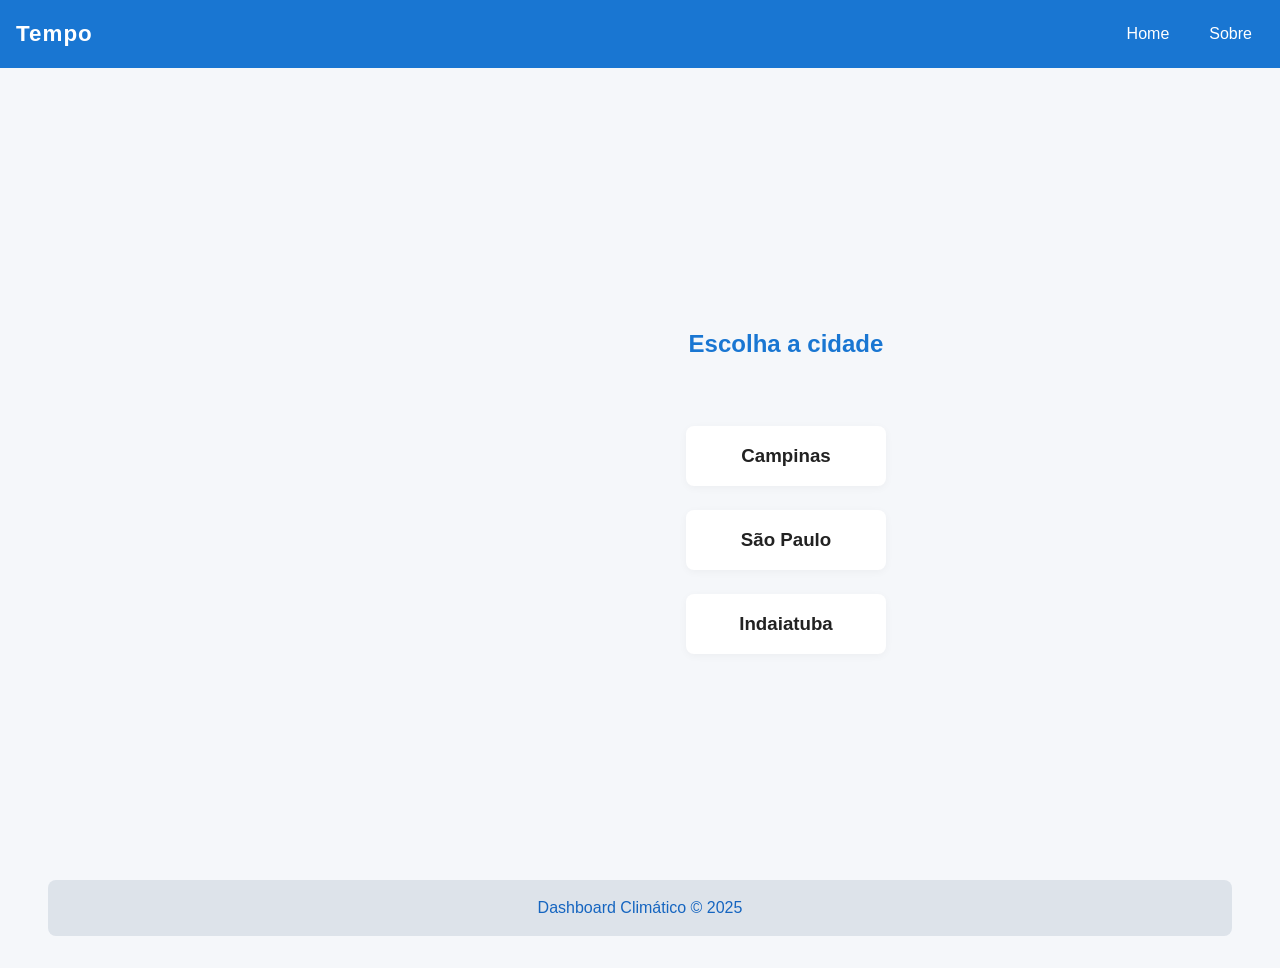
<file: frontend/index.html>
<!DOCTYPE html>
<html lang="pt-br">
<head>
    <meta charset="UTF-8">
    <title>Dashboard Climático</title>
    <meta name="viewport" content="width=device-width, initial-scale=1.0">
    <link rel="stylesheet" href="styles/main.css">
</head>
<body>
    <header class="navbar">
        <div class="logo">Tempo</div>
        <nav class="menu">
            <a href="index.html">Home</a>
            <a href="pages/sobre.html">Sobre</a>

    </header>
    <main class="dashboard">
        <section class="content" style="align-items:center; justify-content:center; min-height:60vh;">
            <h2 style="margin-bottom:32px; color:var(--color-primary);">Escolha a cidade</h2>
            <ul style="list-style:none; display:flex; flex-direction:column; gap:24px; align-items:center; padding:0;">
                <li>
                    <a href="pages/Campinas.html" class="card" style="min-width:200px; display:block; text-decoration:none; color:inherit;">
                        <h3 style="margin:0;">Campinas</h3>
                    </a>
                </li>
                <li>
                    <a href="pages/Sao_Paulo.html" class="card" style="min-width:200px; display:block; text-decoration:none; color:inherit;">
                        <h3 style="margin:0;">São Paulo</h3>
                    </a>
                </li>
                <li>
                    <a href="pages/Indaiatuba.html" class="card" style="min-width:200px; display:block; text-decoration:none; color:inherit;">
                        <h3 style="margin:0;">Indaiatuba</h3>
                    </a>
                </li>
            </ul>
        </section>
        <footer class="footer">
            <p>Dashboard Climático &copy; 2025</p>
        </footer>
    </main>
</body>
</html>
</file>
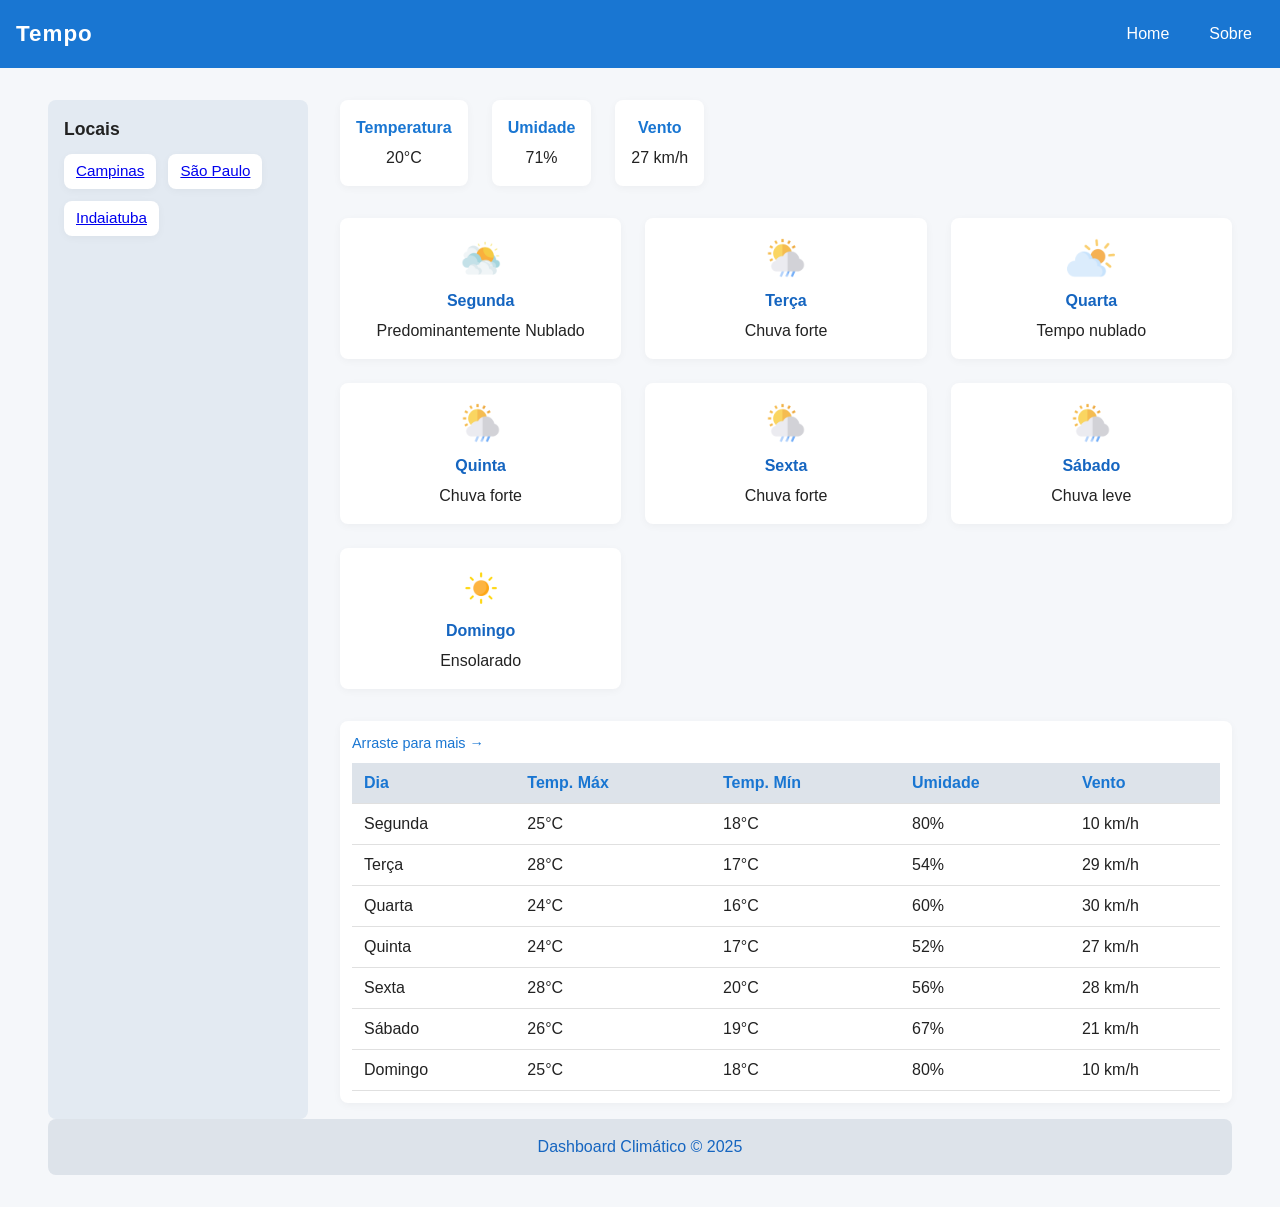
<file: frontend/pages/Campinas.html>
<!DOCTYPE html>
<html lang="pt-br">
<head>
    <meta charset="UTF-8">
    <title>Dashboard Climático</title>
    <meta name="viewport" content="width=device-width, initial-scale=1.0">
    <link rel="stylesheet" href="../styles/main.css">
</head>
<body>
    <header class="navbar">  <!-- Barra de navegação-->
        <a href="../index.html" class="logo" style="text-decoration:none;color:inherit;">Tempo</a>
        <nav class="menu">
            <a href="../index.html">Home</a>
            <a href="sobre.html">Sobre</a>
        </nav>
    </header>
    <div class="dashboard">
        <aside class="sidebar">
            <h2>Locais</h2>
            <ul>
                <li><a href="Campinas.html">Campinas</a></li>
                <li><a href="Sao_Paulo.html">São Paulo</a></li>
                <li><a href="Indaiatuba.html">Indaiatuba</a></li>
            </ul>
        </aside>
        <section class="content">
            <div class="kpis">
                <div class="kpi-card">
                    <h3>Temperatura</h3>
                    <p>20°C</p>
                </div>
                <div class="kpi-card">
                    <h3>Umidade</h3>
                    <p>71%</p>
                </div>
                <div class="kpi-card">
                    <h3>Vento</h3>
                    <p>27 km/h</p>
                </div>
            </div>
            <div class="cards">
                <div class="card">
                    <img src="../img/Nublado.png" alt="Predominantemente Nublado" style="width:48px;height:48px;">
                    <h4>Segunda</h4>
                    <p>Predominantemente Nublado</p>
                </div>
                <div class="card">
                    <img src="../img/chuva.png" alt="Chuva forte" style="width:48px;height:48px;">
                    <h4>Terça</h4>
                    <p>Chuva forte</p>
                </div>
                <div class="card">
                    <img src="../img/Nuvem.png" alt="Tempo nublado" style="width:48px;height:48px;">
                    <h4>Quarta</h4>
                    <p>Tempo nublado</p>
                </div>
                <div class="card">
                    <img src="../img/chuva.png" alt="Chuva forte" style="width:48px;height:48px;">
                    <h4>Quinta</h4>
                    <p>Chuva forte</p>
                </div>
                <div class="card">
                    <img src="../img/chuva.png" alt="Chuva forte" style="width:48px;height:48px;">
                    <h4>Sexta</h4>
                    <p>Chuva forte</p>
                </div>
                <div class="card">
                    <img src="../img/chuva.png" alt="Chuva leve" style="width:48px;height:48px;">
                    <h4>Sábado</h4>
                    <p>Chuva leve</p>
                </div>
                <div class="card">
                    <img src="../img/Sol.png" alt="Parcialmente nublado" style="width:48px;height:48px;">
                    <h4>Domingo</h4>
                    <p>Ensolarado</p>
                </div>
            </div>
            <div class="tabela-wrap">
                <span class="scroll-hint">Arraste para mais →</span>
                <table class="tabela">
                    <thead>
                        <tr>
                            <th>Dia</th>
                            <th>Temp. Máx</th>
                            <th>Temp. Mín</th>
                            <th>Umidade</th>
                            <th>Vento</th>
                        </tr>
                    </thead>
                    <tbody>
                        <tr>
                            <td>Segunda</td>
                            <td>25°C</td>
                            <td>18°C</td>
                            <td>80%</td>
                            <td>10 km/h</td>
                        </tr>
                        <tr>
                            <td>Terça</td>
                            <td>28°C</td>
                            <td>17°C</td>
                            <td>54%</td>
                            <td>29 km/h</td>
                        </tr>
                        <tr>
                            <td>Quarta</td>
                            <td>24°C</td>
                            <td>16°C</td>
                            <td>60%</td>
                            <td>30 km/h</td>
                        </tr>
                        <tr>
                            <td>Quinta</td>
                            <td>24°C</td>
                            <td>17°C</td>
                            <td>52%</td>
                            <td>27 km/h</td>
                        </tr>
                        <tr>
                            <td>Sexta</td>
                            <td>28°C</td>
                            <td>20°C</td>
                            <td>56%</td>
                            <td>28 km/h</td>
                        </tr>
                        <tr>
                            <td>Sábado</td>
                            <td>26°C</td>
                            <td>19°C</td>
                            <td>67%</td>
                            <td>21 km/h</td>
                        </tr>
                        <tr>
                            <td>Domingo</td>
                            <td>25°C</td>
                            <td>18°C</td>
                            <td>80%</td>
                            <td>10 km/h</td>
                        </tr>
                    </tbody>
                </table>
            </div>
        </section>
        <footer class="footer">
            <p>Dashboard Climático &copy; 2025</p>
        </footer>
    </div>
</body>
</html>
</file>
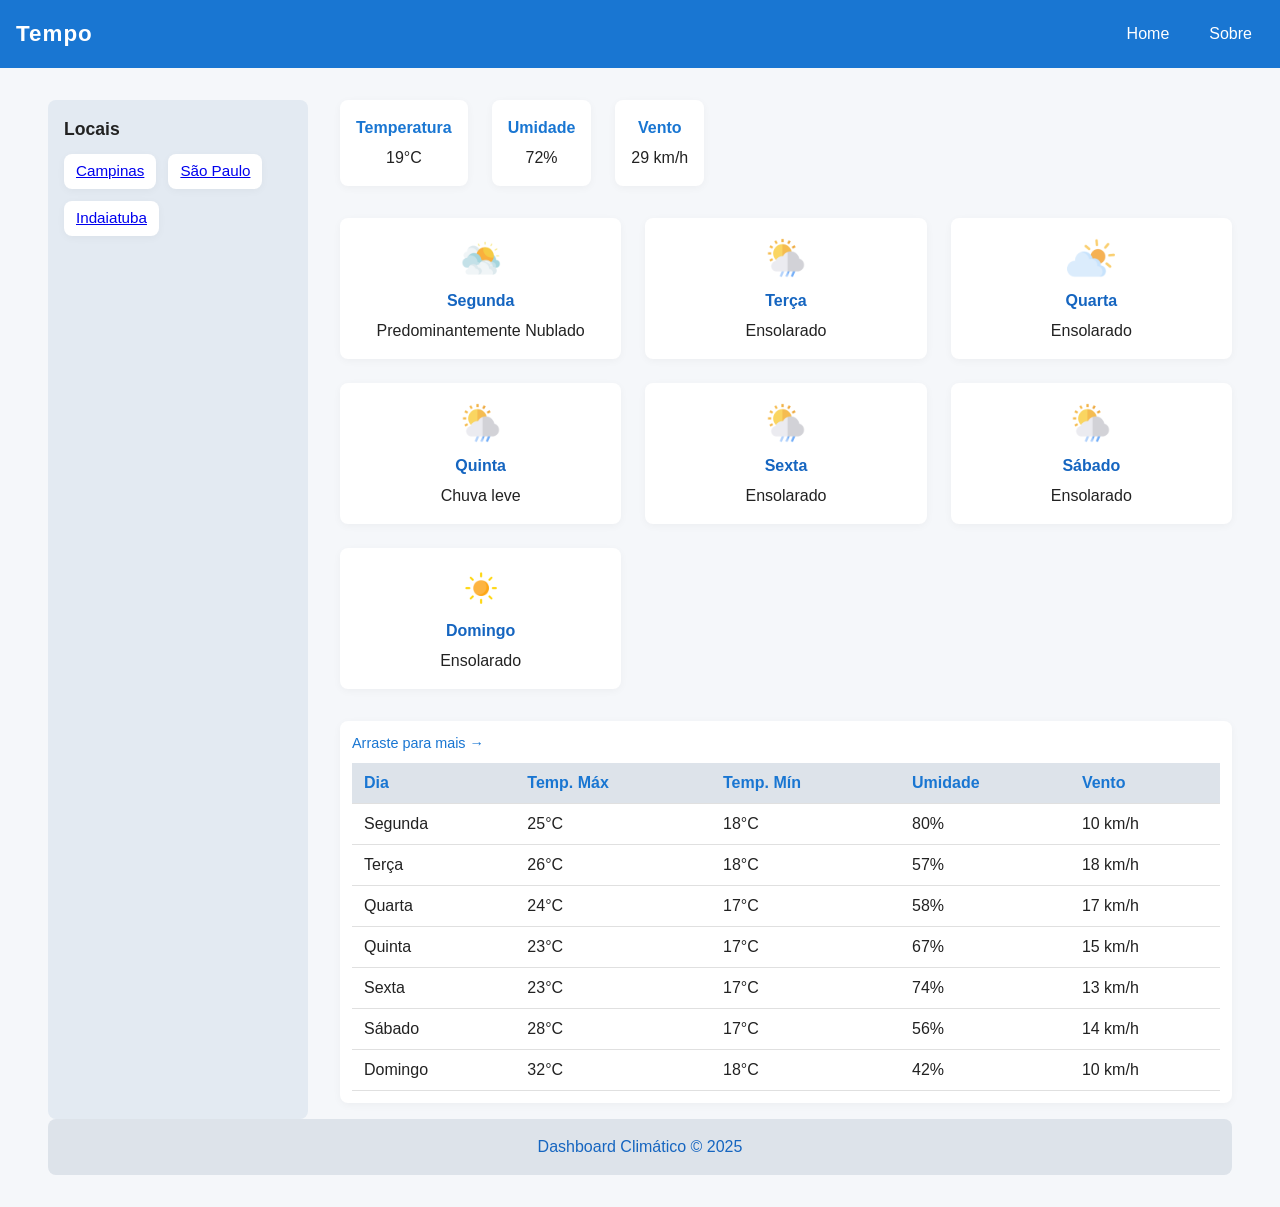
<file: frontend/pages/Indaiatuba.html>
<!DOCTYPE html>
<html lang="pt-br">
<head>
    <meta charset="UTF-8">
    <title>Dashboard Climático</title>
    <meta name="viewport" content="width=device-width, initial-scale=1.0">
    <link rel="stylesheet" href="../styles/main.css">
</head>
<body>
    <header class="navbar">  <!-- Barra de navegação-->
        <a href="../index.html" class="logo" style="text-decoration:none;color:inherit;">Tempo</a>
        <nav class="menu">
            <a href="../index.html">Home</a>
            <a href="sobre.html">Sobre</a>
        </nav>
    </header>
    <div class="dashboard">
        <aside class="sidebar">
            <h2>Locais</h2>
            <ul>
                <li><a href="Campinas.html">Campinas</a></li>
                <li><a href="Sao_Paulo.html">São Paulo</a></li>
                <li><a href="Indaiatuba.html">Indaiatuba</a></li>
            </ul>
        </aside>
        <section class="content">
            <div class="kpis">
                <div class="kpi-card">
                    <h3>Temperatura</h3>
                    <p>19°C</p>
                </div>
                <div class="kpi-card">
                    <h3>Umidade</h3>
                    <p>72%</p>
                </div>
                <div class="kpi-card">
                    <h3>Vento</h3>
                    <p>29 km/h</p>
                </div>
            </div>
            <div class="cards">
                <div class="card">
                    <img src="../img/Nublado.png" alt="Predominantemente Nublado" style="width:48px;height:48px;">
                    <h4>Segunda</h4>
                    <p>Predominantemente Nublado</p>
                </div>
                <div class="card">
                    <img src="../img/chuva.png" alt="Chuva forte" style="width:48px;height:48px;">
                    <h4>Terça</h4>
                    <p>Ensolarado</p>
                </div>
                <div class="card">
                    <img src="../img/Nuvem.png" alt="Tempo nublado" style="width:48px;height:48px;">
                    <h4>Quarta</h4>
                    <p>Ensolarado</p>
                </div>
                <div class="card">
                    <img src="../img/chuva.png" alt="Chuva forte" style="width:48px;height:48px;">
                    <h4>Quinta</h4>
                    <p>Chuva leve</p>
                </div>
                <div class="card">
                    <img src="../img/chuva.png" alt="Chuva forte" style="width:48px;height:48px;">
                    <h4>Sexta</h4>
                    <p>Ensolarado</p>
                </div>
                <div class="card">
                    <img src="../img/chuva.png" alt="Chuva leve" style="width:48px;height:48px;">
                    <h4>Sábado</h4>
                    <p>Ensolarado</p>
                </div>
                <div class="card">
                    <img src="../img/Sol.png" alt="Parcialmente nublado" style="width:48px;height:48px;">
                    <h4>Domingo</h4>
                    <p>Ensolarado</p>
                </div>
            </div>
            <div class="tabela-wrap">
                <span class="scroll-hint">Arraste   para mais →</span>
                <table class="tabela">
                    <thead>
                        <tr>
                            <th>Dia</th>
                            <th>Temp. Máx</th>
                            <th>Temp. Mín</th>
                            <th>Umidade</th>
                            <th>Vento</th>
                        </tr>
                    </thead>
                    <tbody>
                        <tr>
                            <td>Segunda</td>
                            <td>25°C</td>
                            <td>18°C</td>
                            <td>80%</td>
                            <td>10 km/h</td>
                        </tr>
                        <tr>
                            <td>Terça</td>
                            <td>26°C</td>
                            <td>18°C</td>
                            <td>57%</td>
                            <td>18 km/h</td>
                        </tr>
                        <tr>
                            <td>Quarta</td>
                            <td>24°C</td>
                            <td>17°C</td>
                            <td>58%</td>
                            <td>17 km/h</td>
                        </tr>
                        <tr>
                            <td>Quinta</td>
                            <td>23°C</td>
                            <td>17°C</td>
                            <td>67%</td>
                            <td>15 km/h</td>
                        </tr>
                        <tr>
                            <td>Sexta</td>
                            <td>23°C</td>
                            <td>17°C</td>
                            <td>74%</td>
                            <td>13 km/h</td>
                        </tr>
                        <tr>
                            <td>Sábado</td>
                            <td>28°C</td>
                            <td>17°C</td>
                            <td>56%</td>
                            <td>14 km/h</td>
                        </tr>
                        <tr>
                            <td>Domingo</td>
                            <td>32°C</td>
                            <td>18°C</td>
                            <td>42%</td>
                            <td>10 km/h</td>
                        </tr>
                    </tbody>
                </table>
            </div>
        </section>  
        <footer class="footer">
            <p>Dashboard Climático &copy; 2025</p>
        </footer>
    </div>
</body>
</html>
</file>
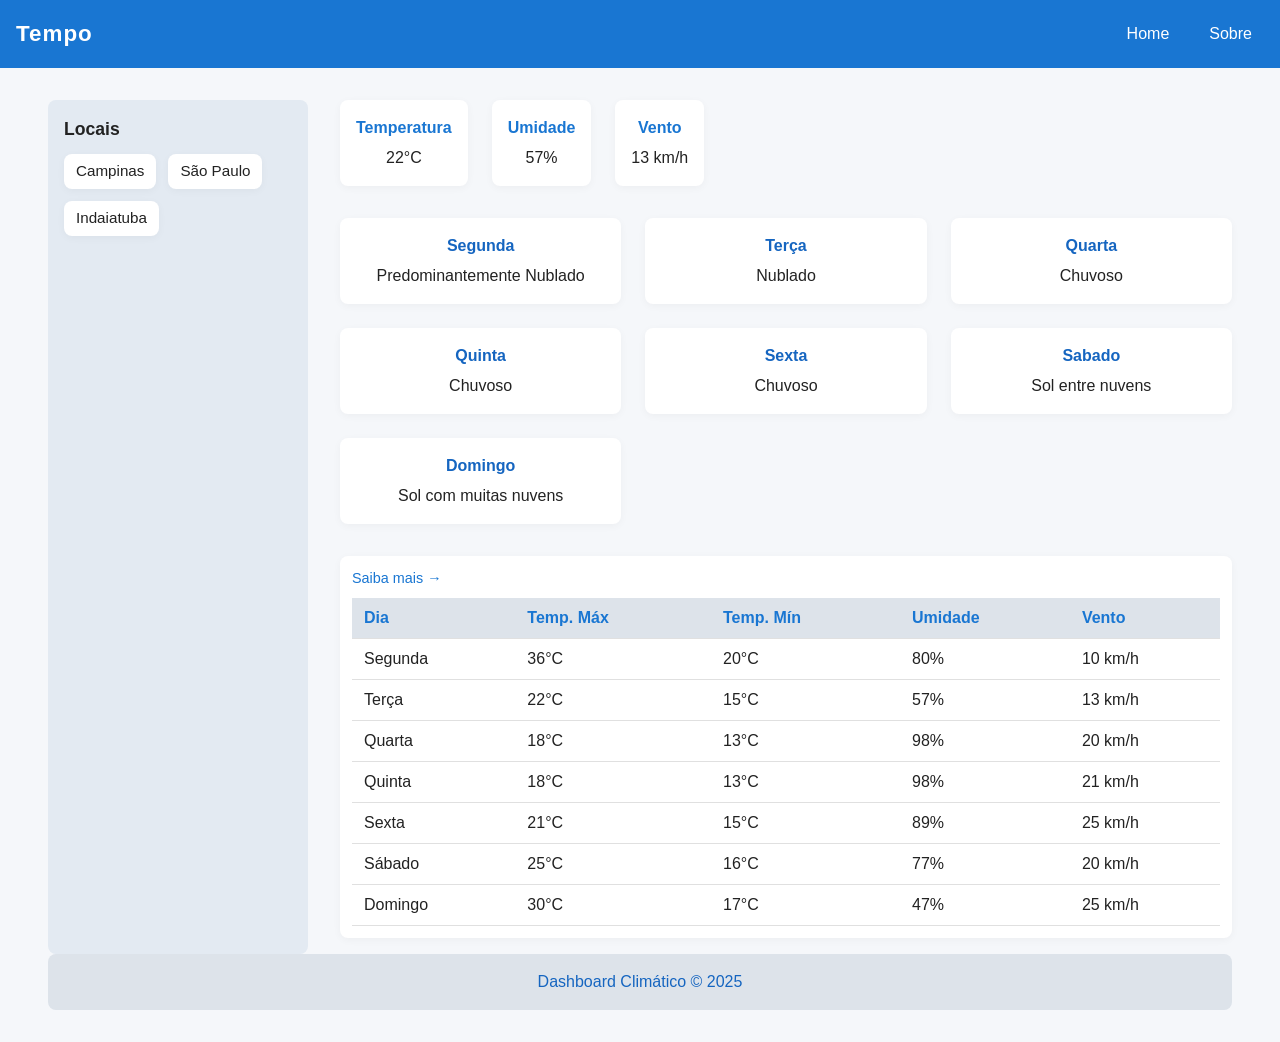
<file: frontend/pages/Sao Paulo.html>
<!DOCTYPE html>
<html lang="pt-br">
<head>
    <meta charset="UTF-8">
    <title>Dashboard Climático</title>
    <meta name="viewport" content="width=device-width, initial-scale=1.0">
    <link rel="stylesheet" href="../styles/main.css">
</head>
<body>
    <header class="navbar">  <!-- Barra de navegação-->
        <div class="logo">Tempo </div>
        <nav class="menu">
            <a href="#">Home</a>
            <a href="#">Sobre</a>
        </nav>
    </header>
    <div class="dashboard">
        <aside class="sidebar">
            <h2>Locais</h2>
            <ul>
                <li>Campinas</li>
                <li>São Paulo</li>
                <li>Indaiatuba</li>
            </ul>
        </aside>
        <section class="content">
            <div class="kpis">
                <div class="kpi-card">
                    <h3>Temperatura</h3>
                    <p>22°C</p>
                </div>
                <div class="kpi-card">
                    <h3>Umidade</h3>
                    <p>57%</p>
                </div>
                <div class="kpi-card">
                    <h3>Vento</h3>
                    <p>13 km/h</p>
                </div>
            </div>
            <div class="cards">
                <div class="card">
                    <h4>Segunda</h4>
                    <p>Predominantemente Nublado</p>
                </div>
                <div class="card">
                    <h4>Terça</h4>
                    <p>Nublado</p>
                </div>
                <div class="card">
                    <h4>Quarta</h4>
                    <p>Chuvoso</p>
                </div>
                <div class="card">
                    <h4>Quinta</h4>
                    <p>Chuvoso</p>
                </div>
                <div class="card">
                    <h4>Sexta</h4>
                    <p>Chuvoso</p>
                </div>
                <div class="card">
                    <h4>Sabado</h4>
                    <p>Sol entre nuvens</p>
                </div>
                <div class="card">
                    <h4>Domingo</h4>
                    <p>Sol com muitas nuvens</p>
                </div>
            </div>
            <div class="tabela-wrap">
                <span class="scroll-hint">Saiba mais →</span>
                <table class="tabela">
                    <thead>
                        <tr>
                            <th>Dia</th>
                            <th>Temp. Máx</th>
                            <th>Temp. Mín</th>
                            <th>Umidade</th>
                            <th>Vento</th>
                        </tr>
                    </thead>
                    <tbody>
                        <tr>
                            <td>Segunda</td>
                            <td>36°C</td>
                            <td>20°C</td>
                            <td>80%</td>
                            <td>10 km/h</td>
                        </tr>
                        <tr>
                            <td>Terça</td>
                            <td>22°C</td>
                            <td>15°C</td>
                            <td>57%</td>
                            <td>13 km/h</td>
                        </tr>
                        <tr>
                            <td>Quarta</td>
                            <td>18°C</td>
                            <td>13°C</td>
                            <td>98%</td>
                            <td>20 km/h</td>
                        </tr>
                        <tr>
                            <td>Quinta</td>
                            <td>18°C</td>
                            <td>13°C</td>
                            <td>98%</td>
                            <td>21 km/h</td>
                        </tr>
                        <tr>
                            <td>Sexta</td>
                            <td>21°C</td>
                            <td>15°C</td>
                            <td>89%</td>
                            <td>25 km/h</td>
                        </tr>
                        <tr>
                            <td>Sábado</td>
                            <td>25°C</td>
                            <td>16°C</td>
                            <td>77%</td>
                            <td>20 km/h</td>
                        </tr>
                        <tr>
                            <td>Domingo</td>
                            <td>30°C</td>
                            <td>17°C</td>
                            <td>47%</td>
                            <td>25 km/h</td>
                        </tr>
                    </tbody>
                </table>
            </div>
        </section>
        <footer class="footer">
            <p>Dashboard Climático &copy; 2025</p>
        </footer>
    </div>
</body>
</html>
</file>
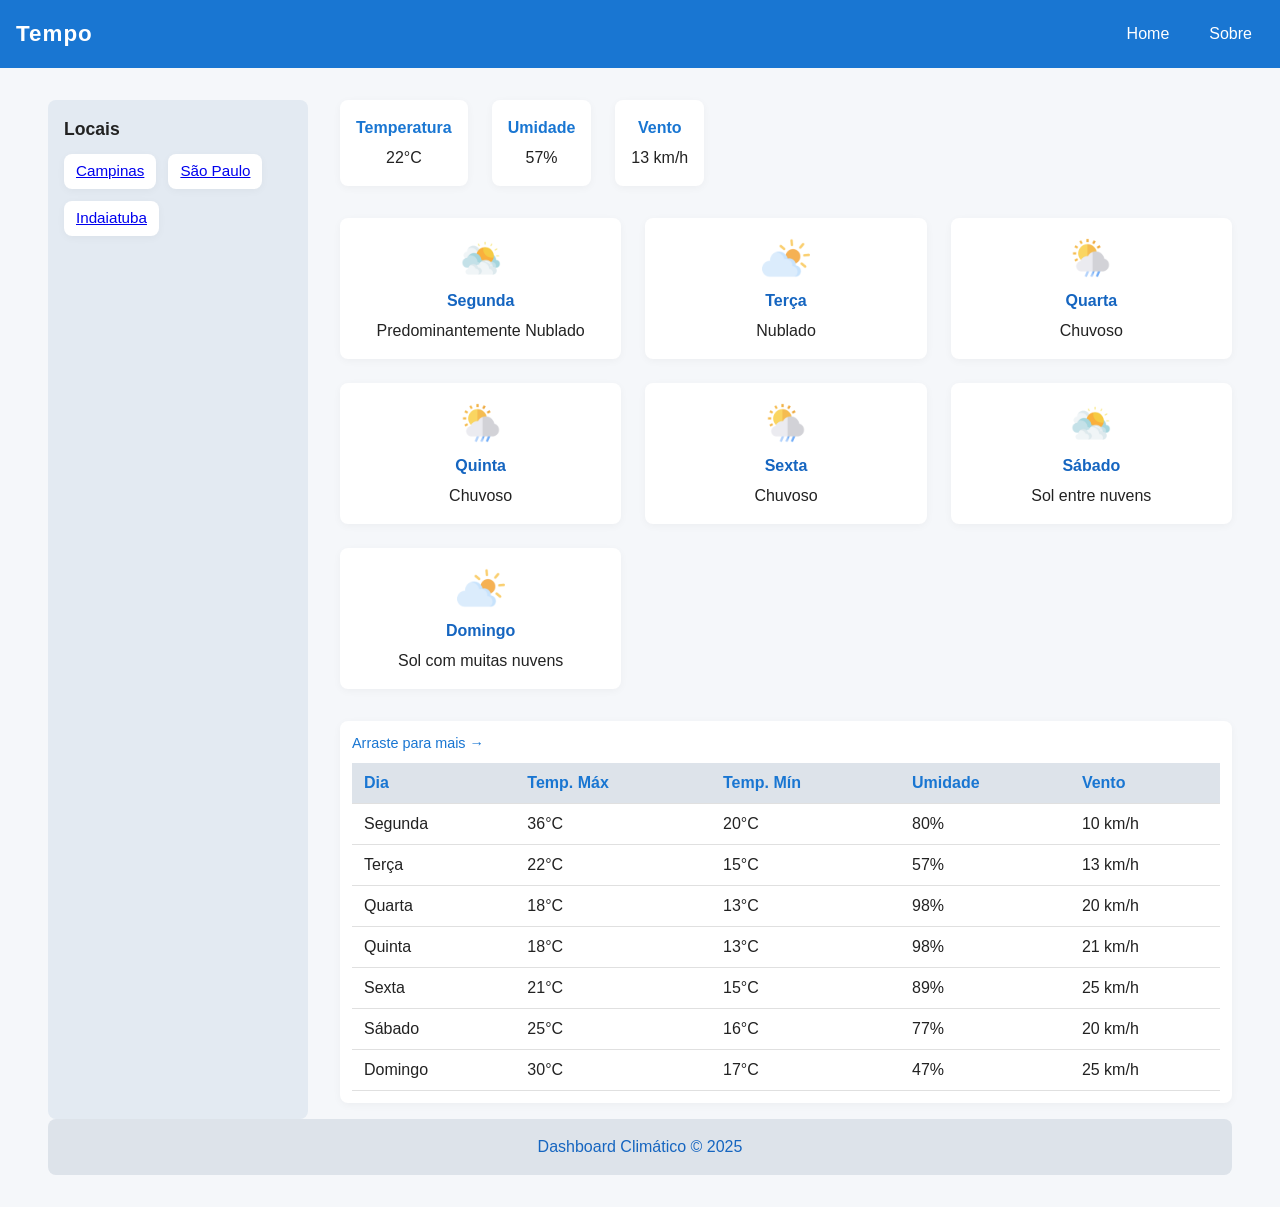
<file: frontend/pages/Sao_Paulo.html>
<!DOCTYPE html>
<html lang="pt-br">
<head>
    <meta charset="UTF-8">
    <title>Dashboard Climático</title>
    <meta name="viewport" content="width=device-width, initial-scale=1.0">
    <link rel="stylesheet" href="../styles/main.css">
</head>
<body>
    <header class="navbar">  <!-- Barra de navegação-->
        <a href="../index.html" class="logo" style="text-decoration:none;color:inherit;">Tempo</a>
        <nav class="menu">
            <a href="../index.html">Home</a>
            <a href="sobre.html">Sobre</a>
        </nav>
    </header>
    <div class="dashboard">
        <aside class="sidebar">
            <h2>Locais</h2>
            <ul>
                <li><a href="Campinas.html">Campinas</a></li>
                <li><a href="Sao_Paulo.html">São Paulo</a></li>
                <li><a href="Indaiatuba.html">Indaiatuba</a></li>
            </ul>
        </aside>
        <section class="content">
            <div class="kpis">
                <div class="kpi-card">
                    <h3>Temperatura</h3>
                    <p>22°C</p>
                </div>
                <div class="kpi-card">
                    <h3>Umidade</h3>
                    <p>57%</p>
                </div>
                <div class="kpi-card">
                    <h3>Vento</h3>
                    <p>13 km/h</p>
                </div>
            </div>
            <div class="cards">
                <div class="card">
                    <img src="../img/Nublado.png" alt="Predominantemente Nublado" style="width:48px;height:48px;">
                    <h4>Segunda</h4>
                    <p>Predominantemente Nublado</p>
                </div>
                <div class="card">
                    <img src="../img/Nuvem.png" alt="Nublado" style="width:48px;height:48px;">
                    <h4>Terça</h4>
                    <p>Nublado</p>
                </div>
                <div class="card">
                    <img src="../img/chuva.png" alt="Chuvoso" style="width:48px;height:48px;">
                    <h4>Quarta</h4>
                    <p>Chuvoso</p>
                </div>
                <div class="card">
                    <img src="../img/chuva.png" alt="Chuvoso" style="width:48px;height:48px;">
                    <h4>Quinta</h4>
                    <p>Chuvoso</p>
                </div>
                <div class="card">
                    <img src="../img/chuva.png" alt="Chuvoso" style="width:48px;height:48px;">
                    <h4>Sexta</h4>
                    <p>Chuvoso</p>
                </div>
                <div class="card">
                    <img src="../img/Nublado.png" alt="Sol entre nuvens" style="width:48px;height:48px;">
                    <h4>Sábado</h4>
                    <p>Sol entre nuvens</p>
                </div>
                <div class="card">
                    <img src="../img/Nuvem.png" alt="Sol com muitas nuvens" style="width:48px;height:48px;">
                    <h4>Domingo</h4>
                    <p>Sol com muitas nuvens</p>
                </div>
            </div>
            <div class="tabela-wrap">
                <span class="scroll-hint">Arraste para mais →</span>
                <table class="tabela">
                    <thead>
                        <tr>
                            <th>Dia</th>
                            <th>Temp. Máx</th>
                            <th>Temp. Mín</th>
                            <th>Umidade</th>
                            <th>Vento</th>
                        </tr>
                    </thead>
                    <tbody>
                        <tr>
                            <td>Segunda</td>
                            <td>36°C</td>
                            <td>20°C</td>
                            <td>80%</td>
                            <td>10 km/h</td>
                        </tr>
                        <tr>
                            <td>Terça</td>
                            <td>22°C</td>
                            <td>15°C</td>
                            <td>57%</td>
                            <td>13 km/h</td>
                        </tr>
                        <tr>
                            <td>Quarta</td>
                            <td>18°C</td>
                            <td>13°C</td>
                            <td>98%</td>
                            <td>20 km/h</td>
                        </tr>
                        <tr>
                            <td>Quinta</td>
                            <td>18°C</td>
                            <td>13°C</td>
                            <td>98%</td>
                            <td>21 km/h</td>
                        </tr>
                        <tr>
                            <td>Sexta</td>
                            <td>21°C</td>
                            <td>15°C</td>
                            <td>89%</td>
                            <td>25 km/h</td>
                        </tr>
                        <tr>
                            <td>Sábado</td>
                            <td>25°C</td>
                            <td>16°C</td>
                            <td>77%</td>
                            <td>20 km/h</td>
                        </tr>
                        <tr>
                            <td>Domingo</td>
                            <td>30°C</td>
                            <td>17°C</td>
                            <td>47%</td>
                            <td>25 km/h</td>
                        </tr>
                    </tbody>
                </table>
            </div>
        </section>
        <footer class="footer">
            <p>Dashboard Climático &copy; 2025</p>
        </footer>
    </div>
</body>
</html>
</file>
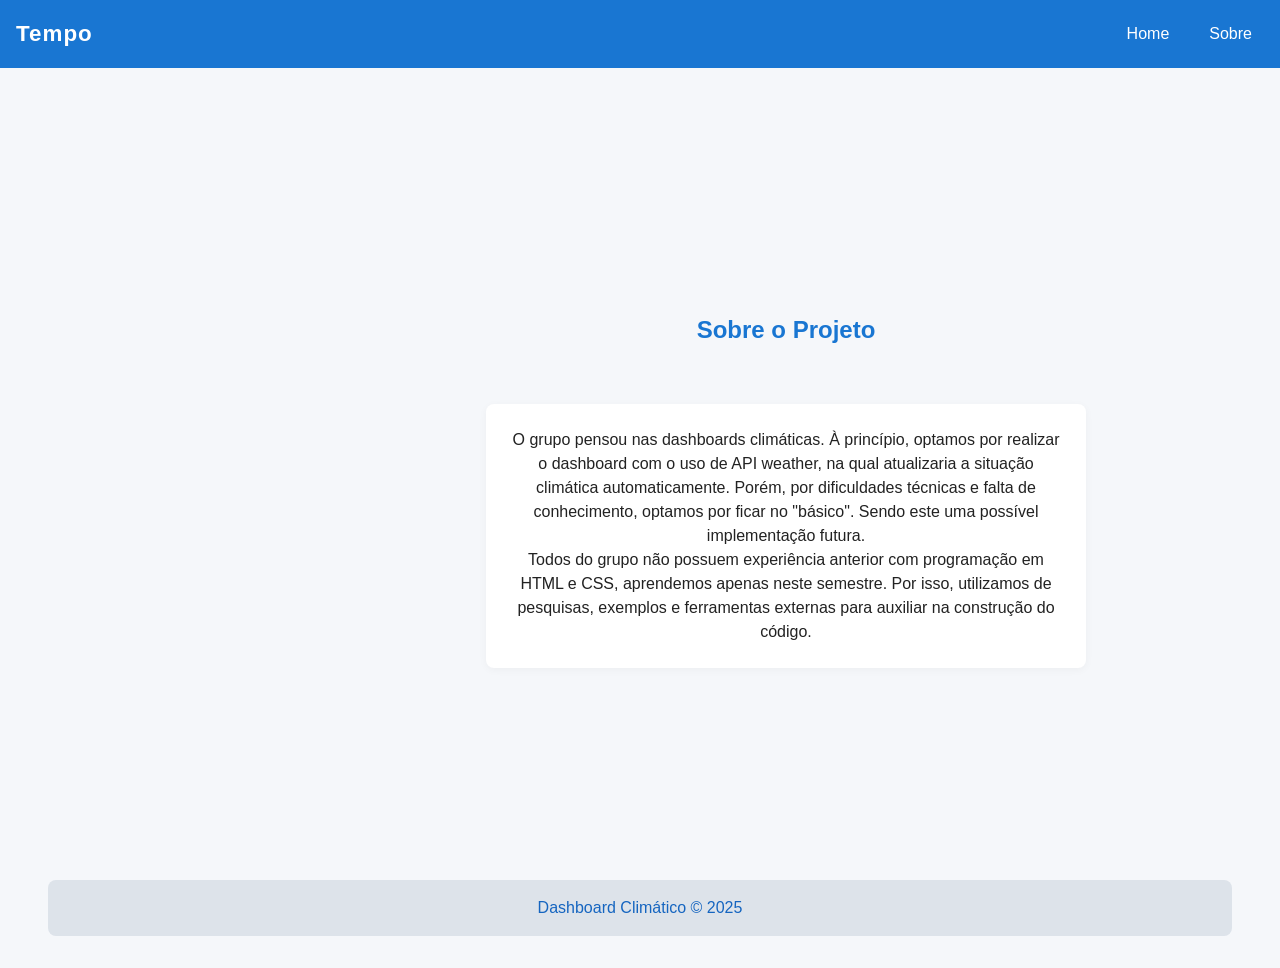
<file: frontend/pages/sobre.html>
<!DOCTYPE html>
<html lang="pt-br">
<head>
    <meta charset="UTF-8">
    <title>Sobre o Projeto</title>
    <meta name="viewport" content="width=device-width, initial-scale=1.0">
    <link rel="stylesheet" href="../styles/main.css">
</head>
<body>
    <header class="navbar">
        <a href="../index.html" class="logo" style="text-decoration:none;color:inherit;">Tempo</a>
        <nav class="menu">
            <a href="../index.html">Home</a>
            <a href="sobre.html">Sobre</a>
        </nav>
    </header>
    <main class="dashboard">
        <section class="content" style="align-items:center; justify-content:center; min-height:60vh;">
            <h2 style="margin-bottom:24px; color:var(--color-primary);">Sobre o Projeto</h2>
            <div style="max-width: 600px; background: var(--color-card); padding: 24px; border-radius: var(--radius); box-shadow: var(--shadow); text-align: center;">
                <p>
                    O grupo pensou nas dashboards climáticas. À princípio, optamos por realizar o dashboard com o uso de API weather, na qual atualizaria a situação climática automaticamente. Porém, por dificuldades técnicas e falta de conhecimento, optamos por ficar no "básico". Sendo este uma possível implementação futura.
                </p>
                <p>
                    Todos do grupo não possuem experiência anterior com programação em HTML e CSS, aprendemos apenas neste semestre. Por isso, utilizamos de pesquisas, exemplos e ferramentas externas para auxiliar na construção do código.
                </p>
            </div>
        </section>
        <footer class="footer">
            <p>Dashboard Climático &copy; 2025</p>
        </footer>
    </main>
</body>
</html>
</file>
<file: frontend/styles/main.css>
/* ======= TOKENS DE COR E VARIÁVEIS ======= */
:root {
    --color-bg: #f5f7fa;
    --color-primary: #1976d2;
    --color-secondary: #1565c0;
    --color-card: #ffffff;
    --color-text: #222;
    --color-sidebar: #e3eaf2;
    --color-footer: #dde3ea;
    --color-focus: #ff9800;
    --radius: 8px;
    --shadow: 0 2px 8px rgba(0,0,0,0.04);
}
/* ======= RESET ======= */
* {
    box-sizing: border-box;
    margin: 0;
    padding: 0;
}
body {
    font-family: 'Segoe UI', Arial, sans-serif;
    background: var(--color-bg);
    color: var(--color-text);
    line-height: 1.5;
}

/* ======= NAVBAR FLEXBOX ======= */
.navbar {
    display: flex;
    flex-direction: column;
    gap: 8px;
    background: var(--color-primary);
    color: #fff;
    padding: 16px;
}
.logo {
    font-weight: bold;
    font-size: 1.4rem;
    letter-spacing: 1px;
}
.menu {
    display: flex;
    flex-direction: column;
    gap: 8px;
}
.menu a {
    color: #ffffff;
    text-decoration: none;
    padding: 6px 12px;
    border-radius: var(--radius);
    transition: background 0.2s;
}
.menu a:focus {
    outline: 2px solid var(--color-focus);
    outline-offset: 2px;
    background: var(--color-secondary);
}
.menu a:hover {
    background: var(--color-secondary);
}

/* ======= DASHBOARD GRID ======= */
.dashboard {
    display: grid;
    grid-template-areas:
        "sidebar"
        "content"
        "footer";
    grid-template-columns: 1fr;
    grid-template-rows: auto 1fr auto;
    min-height: 100vh;
}

/* ======= SIDEBAR ======= */
.sidebar {
    grid-area: sidebar;
    background: var(--color-sidebar);
    padding: 16px;
    border-radius: var(--radius);
    margin-bottom: 16px;
}
.sidebar h2 {
    margin-bottom: 12px;
    font-size: 1.1rem;
}
.sidebar ul {
    list-style: none;
    display: flex;
    gap: 12px;
    flex-wrap: wrap;
}
.sidebar li {
    background: var(--color-card);
    padding: 6px 12px;
    border-radius: var(--radius);
    box-shadow: var(--shadow);
    font-size: 0.95rem;
}

/* ======= CONTENT ======= */
.content {
    grid-area: content;
    display: flex;
    flex-direction: column;
    gap: 20px;
}

/* ======= KPIS ======= */
.kpis {
    display: flex;
    flex-direction: column;
    gap: 12px;
}
.kpi-card {
    background: var(--color-card);
    border-radius: var(--radius);
    box-shadow: var(--shadow);
    padding: 16px;
    text-align: center;
}
.kpi-card h3 {
    font-size: 1rem;
    color: var(--color-primary);
    margin-bottom: 6px;
}

/* ======= CARDS FLUIDOS GRID ======= */
.cards {
    display: grid;
    grid-template-columns: 1fr;
    gap: 16px;
}
.card {
    background: var(--color-card);
    border-radius: var(--radius);
    box-shadow: var(--shadow);
    padding: 16px;
    text-align: center;
}
.card h4 {
    color: var(--color-secondary);
    margin-bottom: 6px;
}

/* ======= TABELA ROLÁVEL MOBILE ======= */
.tabela-wrap {
    overflow-x: auto;
    background: var(--color-card);
    border-radius: var(--radius);
    box-shadow: var(--shadow);
    padding: 12px;
    margin-bottom: 16px;
    position: relative;
}
.scroll-hint {
    font-size: 0.9rem;
    color: var(--color-primary);
    margin-bottom: 8px;
    display: block;
}
.tabela {
    min-width: 480px;
    width: 100%;
    border-collapse: collapse;
}
.tabela th, .tabela td {
    padding: 8px 12px;
    text-align: left;
    border-bottom: 1px solid #e0e0e0;
}
.tabela th {
    background: var(--color-footer);
    color: var(--color-primary);
    font-weight: 600;
}

/* ======= FOOTER ======= */
.footer {
    grid-area: footer;
    background: var(--color-footer);
    text-align: center;
    padding: 16px;
    border-radius: var(--radius);
    font-size: 1rem;
    color: var(--color-secondary);
    margin-top: 16px;
}

/* ======= IMAGENS FLUIDAS ======= */
img {
    max-width: 100%;
    height: auto;
    border-radius: var(--radius);
}

/* ======= MEDIA QUERIES DESKTOP (≥960px) ======= */
@media (min-width: 960px) {
    .navbar {
        flex-direction: row;
        justify-content: space-between;
        align-items: center;
        gap: 0;
    }
    .menu {
        flex-direction: row;
        gap: 16px;
    }
    .dashboard {
        grid-template-areas:
            "sidebar content"
            "sidebar content"
            "footer footer";
        grid-template-columns: 260px 1fr;
        grid-template-rows: 1fr auto;
        column-gap: 32px;
        padding: 32px 48px;
    }
    .sidebar {
        margin-bottom: 0;
        height: 100%;
    }
    .content {
        gap: 32px;
    }
    .kpis {
        flex-direction: row;
        gap: 24px;
    }
    .cards {
        grid-template-columns: repeat(auto-fit, minmax(220px, 1fr));
        gap: 24px;
    }
    .footer {
        margin-top: 0;
    }
}

/* ======= MOBILE (≤560px) ======= */
@media (max-width: 560px) {
    .sidebar ul {
        flex-direction: column;
        gap: 8px;
    }
    .cards {
        grid-template-columns: 1fr;
    }
    .kpis {
        flex-direction: column;
    }
    .dashboard {
        padding: 8px;
    }
}
</file>
